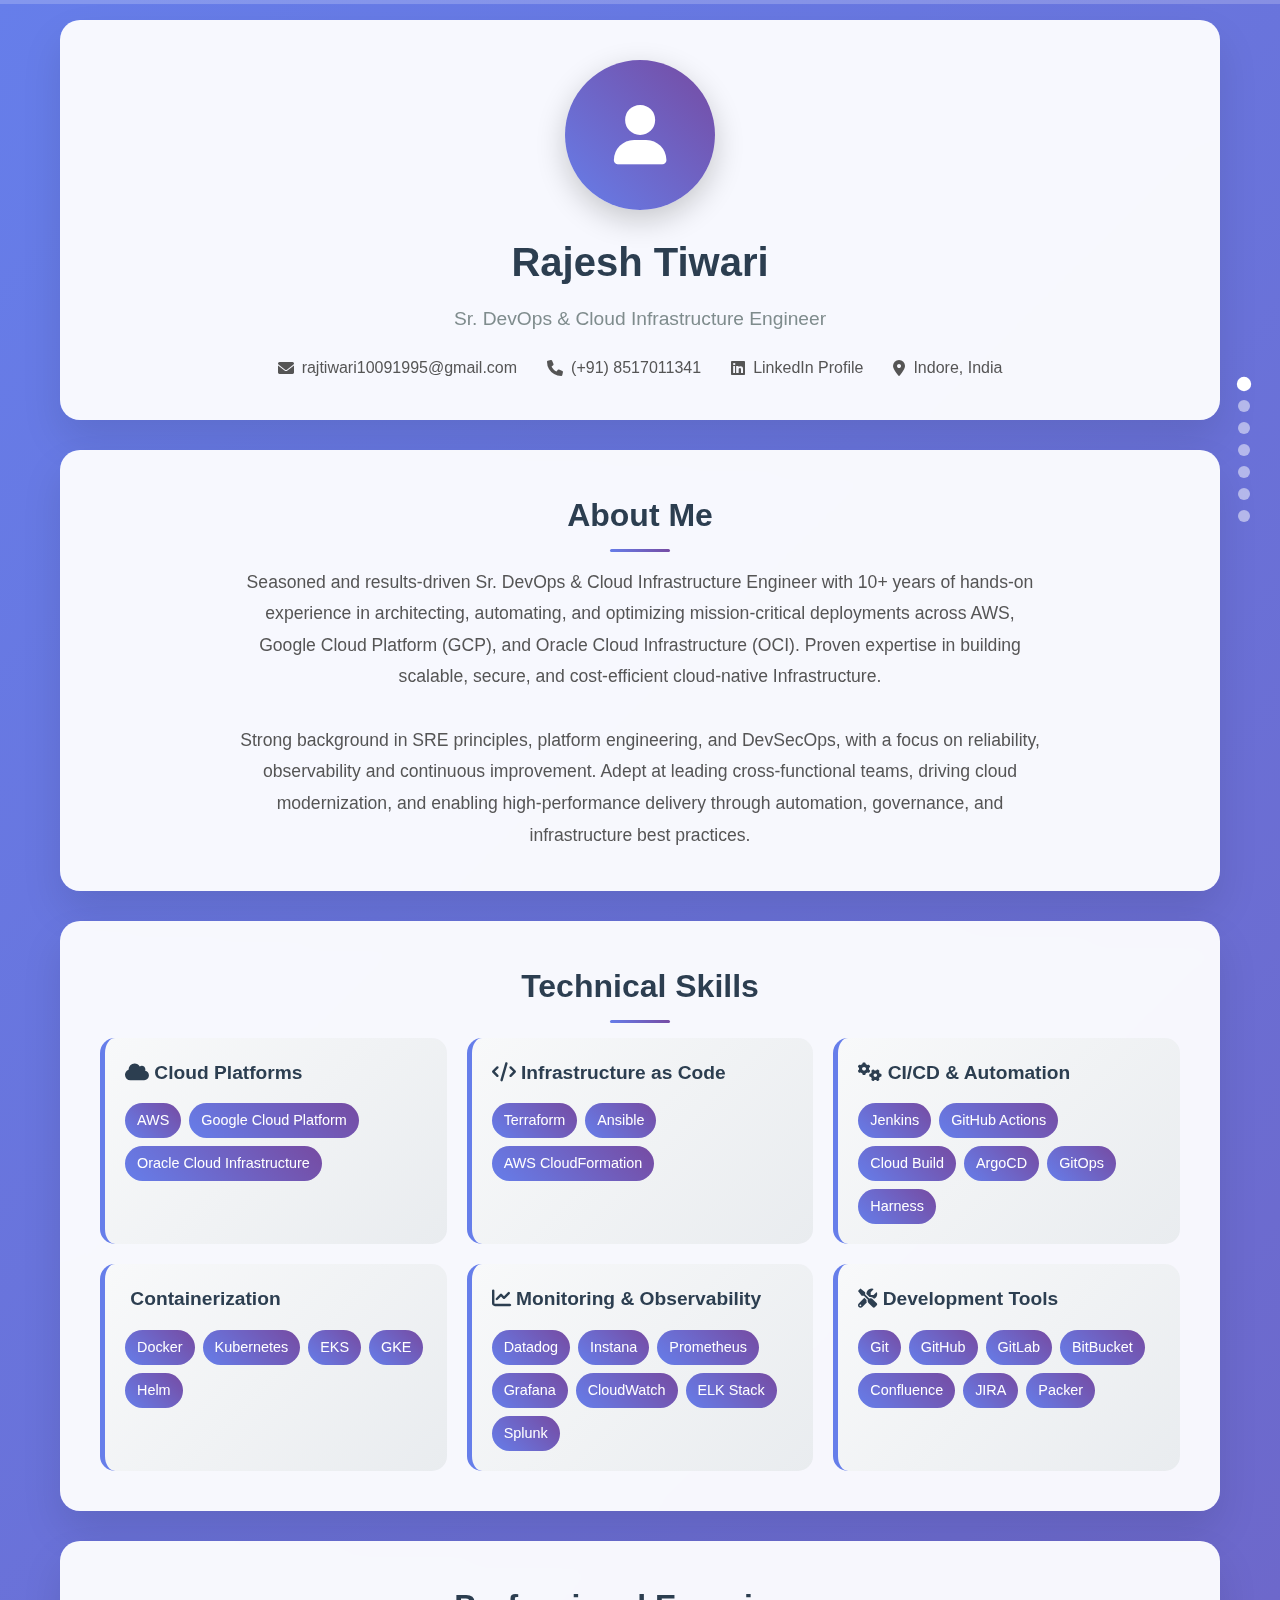
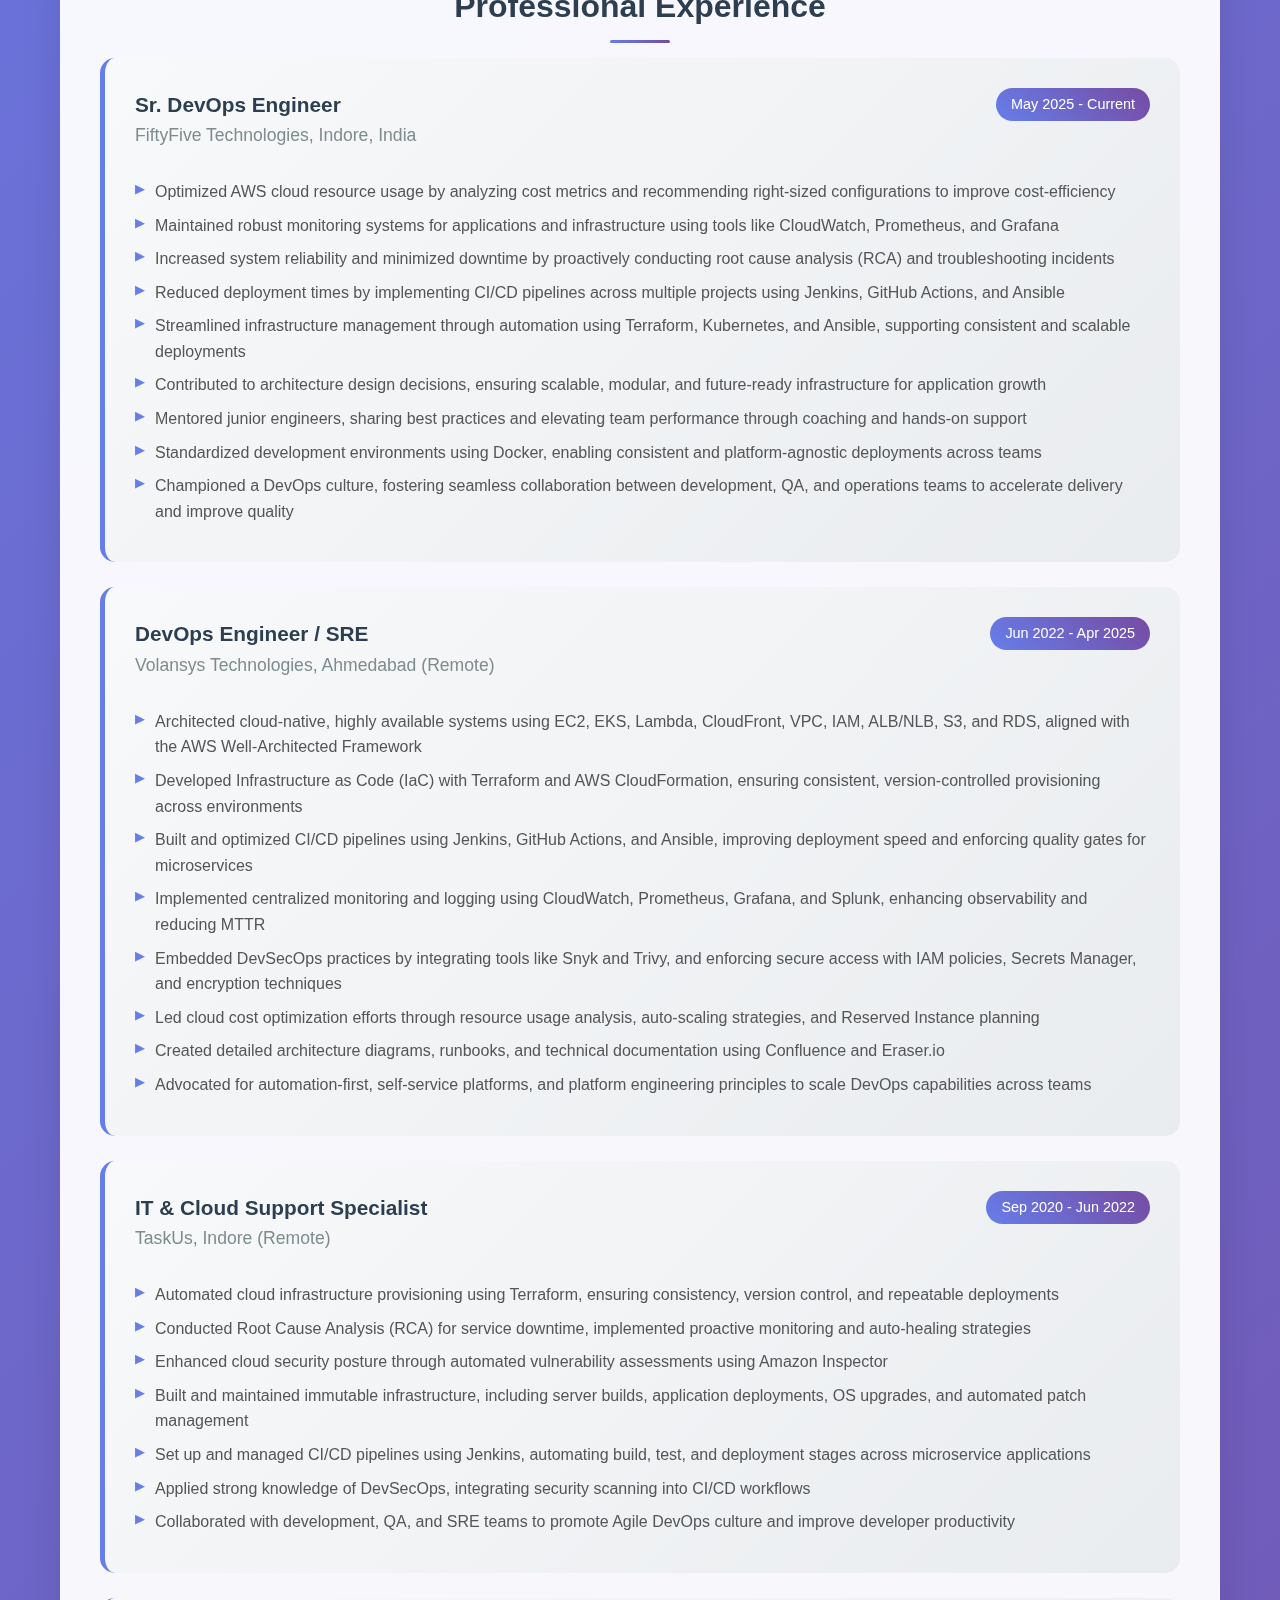
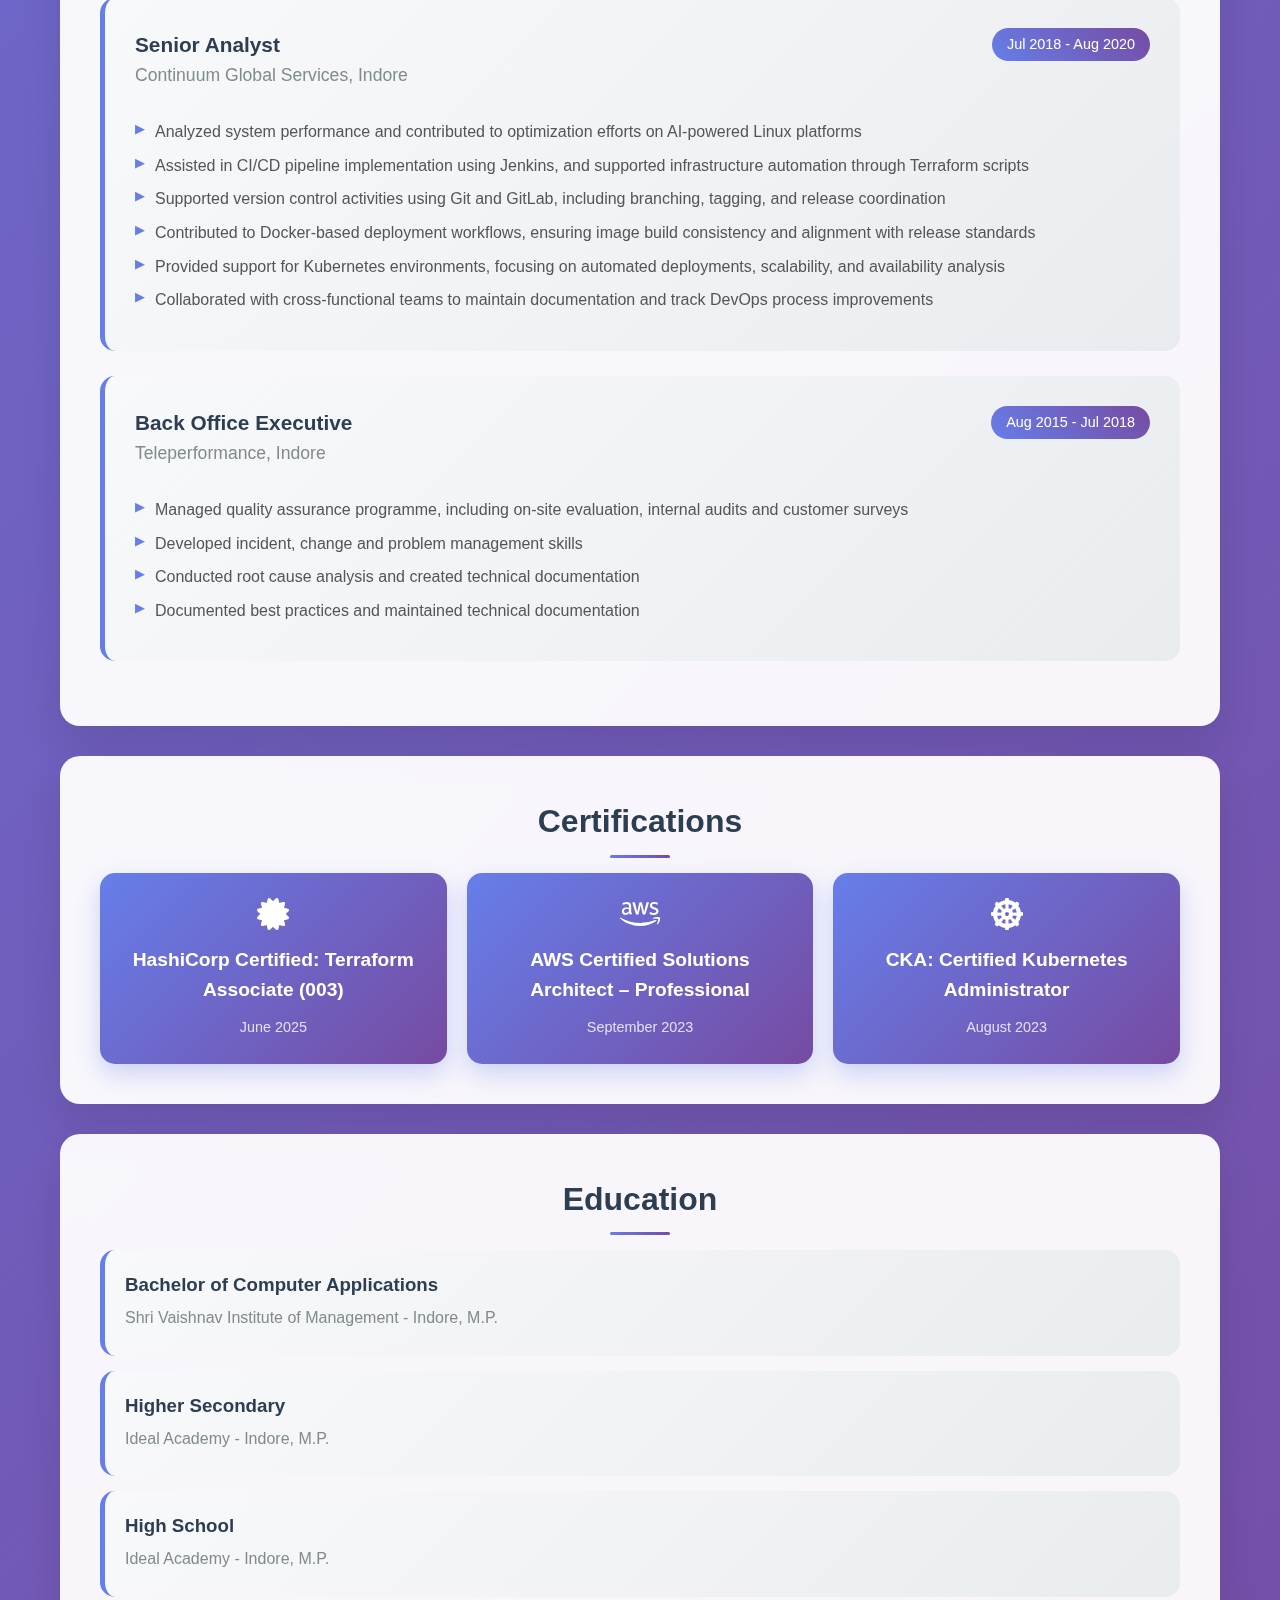
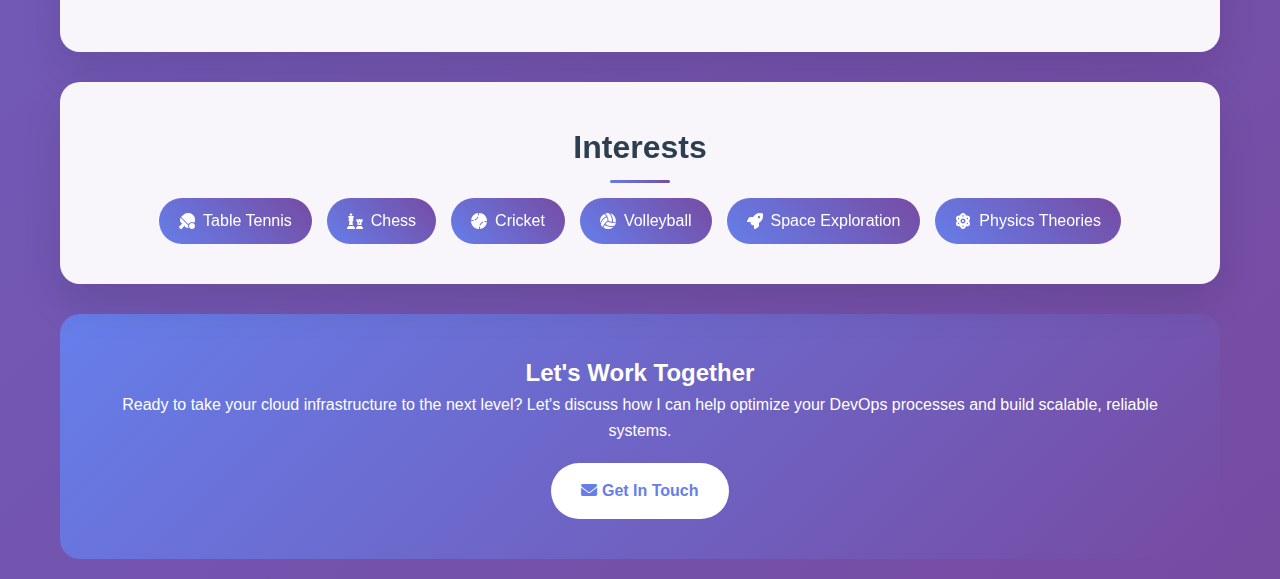
<file: rajesh_portfolio.html>
<!DOCTYPE html>
<html lang="en">
<head>
    <meta charset="UTF-8">
    <meta name="viewport" content="width=device-width, initial-scale=1.0">
    <title>Rajesh Tiwari - Sr. DevOps & Cloud Infrastructure Engineer</title>
    <link href="https://cdnjs.cloudflare.com/ajax/libs/font-awesome/6.0.0/css/all.min.css" rel="stylesheet">
    <style>
        * {
            margin: 0;
            padding: 0;
            box-sizing: border-box;
        }

        body {
            font-family: 'Segoe UI', Tahoma, Geneva, Verdana, sans-serif;
            line-height: 1.6;
            color: #333;
            background: linear-gradient(135deg, #667eea 0%, #764ba2 100%);
            min-height: 100vh;
        }

        .container {
            max-width: 1200px;
            margin: 0 auto;
            padding: 20px;
        }

        header {
            background: rgba(255, 255, 255, 0.95);
            backdrop-filter: blur(10px);
            border-radius: 20px;
            padding: 40px;
            text-align: center;
            box-shadow: 0 20px 40px rgba(0, 0, 0, 0.1);
            margin-bottom: 30px;
            animation: slideDown 0.8s ease-out;
        }

        @keyframes slideDown {
            from {
                opacity: 0;
                transform: translateY(-50px);
            }
            to {
                opacity: 1;
                transform: translateY(0);
            }
        }

        .profile-img {
            width: 150px;
            height: 150px;
            border-radius: 50%;
            background: linear-gradient(45deg, #667eea, #764ba2);
            display: flex;
            align-items: center;
            justify-content: center;
            margin: 0 auto 20px;
            font-size: 60px;
            color: white;
            box-shadow: 0 10px 30px rgba(0, 0, 0, 0.2);
        }

        h1 {
            color: #2c3e50;
            font-size: 2.5em;
            margin-bottom: 10px;
            font-weight: 700;
        }

        .subtitle {
            color: #7f8c8d;
            font-size: 1.2em;
            margin-bottom: 20px;
        }

        .contact-info {
            display: flex;
            justify-content: center;
            gap: 30px;
            flex-wrap: wrap;
            margin-top: 20px;
        }

        .contact-item {
            display: flex;
            align-items: center;
            gap: 8px;
            color: #555;
            text-decoration: none;
            transition: color 0.3s ease;
        }

        .contact-item:hover {
            color: #667eea;
        }

        .section {
            background: rgba(255, 255, 255, 0.95);
            backdrop-filter: blur(10px);
            border-radius: 20px;
            padding: 40px;
            margin-bottom: 30px;
            box-shadow: 0 20px 40px rgba(0, 0, 0, 0.1);
            animation: fadeInUp 0.8s ease-out;
        }

        @keyframes fadeInUp {
            from {
                opacity: 0;
                transform: translateY(50px);
            }
            to {
                opacity: 1;
                transform: translateY(0);
            }
        }

        .section h2 {
            color: #2c3e50;
            font-size: 2em;
            margin-bottom: 25px;
            text-align: center;
            position: relative;
        }

        .section h2::after {
            content: '';
            position: absolute;
            bottom: -10px;
            left: 50%;
            transform: translateX(-50%);
            width: 60px;
            height: 3px;
            background: linear-gradient(45deg, #667eea, #764ba2);
            border-radius: 2px;
        }

        .about-text {
            font-size: 1.1em;
            text-align: center;
            color: #555;
            max-width: 800px;
            margin: 0 auto;
            line-height: 1.8;
        }

        .skills-grid {
            display: grid;
            grid-template-columns: repeat(auto-fit, minmax(300px, 1fr));
            gap: 20px;
            margin-top: 20px;
        }

        .skill-category {
            background: linear-gradient(135deg, #f8f9fa 0%, #e9ecef 100%);
            padding: 20px;
            border-radius: 15px;
            border-left: 5px solid #667eea;
        }

        .skill-category h3 {
            color: #2c3e50;
            margin-bottom: 15px;
            font-size: 1.2em;
        }

        .skill-tags {
            display: flex;
            flex-wrap: wrap;
            gap: 8px;
        }

        .skill-tag {
            background: linear-gradient(45deg, #667eea, #764ba2);
            color: white;
            padding: 6px 12px;
            border-radius: 20px;
            font-size: 0.9em;
            font-weight: 500;
        }

        .experience-item {
            background: linear-gradient(135deg, #f8f9fa 0%, #e9ecef 100%);
            padding: 30px;
            border-radius: 15px;
            margin-bottom: 25px;
            border-left: 5px solid #667eea;
            transition: transform 0.3s ease, box-shadow 0.3s ease;
        }

        .experience-item:hover {
            transform: translateY(-5px);
            box-shadow: 0 15px 30px rgba(0, 0, 0, 0.1);
        }

        .job-header {
            display: flex;
            justify-content: space-between;
            align-items: flex-start;
            margin-bottom: 15px;
            flex-wrap: wrap;
            gap: 10px;
        }

        .job-title {
            color: #2c3e50;
            font-size: 1.3em;
            font-weight: 600;
        }

        .job-period {
            background: linear-gradient(45deg, #667eea, #764ba2);
            color: white;
            padding: 5px 15px;
            border-radius: 20px;
            font-size: 0.9em;
            font-weight: 500;
        }

        .company {
            color: #7f8c8d;
            font-size: 1.1em;
            margin-bottom: 15px;
        }

        .job-highlights {
            list-style: none;
        }

        .job-highlights li {
            margin-bottom: 8px;
            padding-left: 20px;
            position: relative;
            color: #555;
        }

        .job-highlights li::before {
            content: '▶';
            position: absolute;
            left: 0;
            color: #667eea;
            font-size: 0.8em;
        }

        .certifications-grid {
            display: grid;
            grid-template-columns: repeat(auto-fit, minmax(300px, 1fr));
            gap: 20px;
        }

        .cert-item {
            background: linear-gradient(135deg, #667eea 0%, #764ba2 100%);
            color: white;
            padding: 25px;
            border-radius: 15px;
            text-align: center;
            box-shadow: 0 10px 25px rgba(102, 126, 234, 0.3);
            transition: transform 0.3s ease;
        }

        .cert-item:hover {
            transform: translateY(-5px);
        }

        .cert-item h3 {
            font-size: 1.2em;
            margin-bottom: 10px;
        }

        .cert-date {
            opacity: 0.8;
            font-size: 0.9em;
        }

        .education-item {
            background: linear-gradient(135deg, #f8f9fa 0%, #e9ecef 100%);
            padding: 20px;
            border-radius: 15px;
            margin-bottom: 15px;
            border-left: 5px solid #667eea;
        }

        .education-item h3 {
            color: #2c3e50;
            margin-bottom: 5px;
        }

        .education-item p {
            color: #7f8c8d;
            margin-bottom: 5px;
        }

        .interests-list {
            display: flex;
            flex-wrap: wrap;
            gap: 15px;
            justify-content: center;
        }

        .interest-item {
            background: linear-gradient(45deg, #667eea, #764ba2);
            color: white;
            padding: 10px 20px;
            border-radius: 25px;
            font-weight: 500;
            display: flex;
            align-items: center;
            gap: 8px;
        }

        .cta-section {
            text-align: center;
            padding: 40px;
            background: linear-gradient(135deg, #667eea 0%, #764ba2 100%);
            color: white;
            border-radius: 20px;
            margin-top: 30px;
        }

        .cta-button {
            display: inline-block;
            background: white;
            color: #667eea;
            padding: 15px 30px;
            border-radius: 30px;
            text-decoration: none;
            font-weight: 600;
            margin-top: 20px;
            transition: transform 0.3s ease, box-shadow 0.3s ease;
        }

        .cta-button:hover {
            transform: translateY(-3px);
            box-shadow: 0 10px 25px rgba(0, 0, 0, 0.2);
        }

        @media (max-width: 768px) {
            .container {
                padding: 10px;
            }

            header, .section {
                padding: 20px;
            }

            h1 {
                font-size: 2em;
            }

            .contact-info {
                gap: 15px;
            }

            .job-header {
                flex-direction: column;
                align-items: flex-start;
            }

            .skills-grid, .certifications-grid {
                grid-template-columns: 1fr;
            }
        }

        .scroll-indicator {
            position: fixed;
            top: 0;
            left: 0;
            width: 100%;
            height: 4px;
            background: rgba(255, 255, 255, 0.2);
            z-index: 1000;
        }

        .scroll-progress {
            height: 100%;
            background: linear-gradient(45deg, #667eea, #764ba2);
            width: 0%;
            transition: width 0.1s ease;
        }

        .floating-nav {
            position: fixed;
            right: 30px;
            top: 50%;
            transform: translateY(-50%);
            display: flex;
            flex-direction: column;
            gap: 10px;
            z-index: 1000;
        }

        .nav-dot {
            width: 12px;
            height: 12px;
            border-radius: 50%;
            background: rgba(255, 255, 255, 0.5);
            cursor: pointer;
            transition: all 0.3s ease;
        }

        .nav-dot.active {
            background: white;
            transform: scale(1.2);
        }

        @media (max-width: 768px) {
            .floating-nav {
                display: none;
            }
        }
    </style>
</head>
<body>
    <div class="scroll-indicator">
        <div class="scroll-progress" id="scrollProgress"></div>
    </div>

    <div class="floating-nav" id="floatingNav">
        <div class="nav-dot active" data-section="header"></div>
        <div class="nav-dot" data-section="about"></div>
        <div class="nav-dot" data-section="skills"></div>
        <div class="nav-dot" data-section="experience"></div>
        <div class="nav-dot" data-section="certifications"></div>
        <div class="nav-dot" data-section="education"></div>
        <div class="nav-dot" data-section="interests"></div>
    </div>

    <div class="container">
        <header id="header">
            <div class="profile-img">
                <i class="fas fa-user"></i>
            </div>
            <h1>Rajesh Tiwari</h1>
            <div class="subtitle">Sr. DevOps & Cloud Infrastructure Engineer</div>
            <div class="contact-info">
                <a href="mailto:rajtiwari10091995@gmail.com" class="contact-item">
                    <i class="fas fa-envelope"></i>
                    rajtiwari10091995@gmail.com
                </a>
                <a href="tel:+918517011341" class="contact-item">
                    <i class="fas fa-phone"></i>
                    (+91) 8517011341
                </a>
                <a href="https://www.linkedin.com/in/rajesh-tiwari-43984b81" target="_blank" class="contact-item">
                    <i class="fab fa-linkedin"></i>
                    LinkedIn Profile
                </a>
                <div class="contact-item">
                    <i class="fas fa-map-marker-alt"></i>
                    Indore, India
                </div>
            </div>
        </header>

        <section class="section" id="about">
            <h2>About Me</h2>
            <div class="about-text">
                Seasoned and results-driven Sr. DevOps & Cloud Infrastructure Engineer with 10+ years of hands-on experience in architecting, automating, and optimizing mission-critical deployments across AWS, Google Cloud Platform (GCP), and Oracle Cloud Infrastructure (OCI). Proven expertise in building scalable, secure, and cost-efficient cloud-native Infrastructure.
                <br><br>
                Strong background in SRE principles, platform engineering, and DevSecOps, with a focus on reliability, observability and continuous improvement. Adept at leading cross-functional teams, driving cloud modernization, and enabling high-performance delivery through automation, governance, and infrastructure best practices.
            </div>
        </section>

        <section class="section" id="skills">
            <h2>Technical Skills</h2>
            <div class="skills-grid">
                <div class="skill-category">
                    <h3><i class="fas fa-cloud"></i> Cloud Platforms</h3>
                    <div class="skill-tags">
                        <span class="skill-tag">AWS</span>
                        <span class="skill-tag">Google Cloud Platform</span>
                        <span class="skill-tag">Oracle Cloud Infrastructure</span>
                    </div>
                </div>
                <div class="skill-category">
                    <h3><i class="fas fa-code"></i> Infrastructure as Code</h3>
                    <div class="skill-tags">
                        <span class="skill-tag">Terraform</span>
                        <span class="skill-tag">Ansible</span>
                        <span class="skill-tag">AWS CloudFormation</span>
                    </div>
                </div>
                <div class="skill-category">
                    <h3><i class="fas fa-cogs"></i> CI/CD & Automation</h3>
                    <div class="skill-tags">
                        <span class="skill-tag">Jenkins</span>
                        <span class="skill-tag">GitHub Actions</span>
                        <span class="skill-tag">Cloud Build</span>
                        <span class="skill-tag">ArgoCD</span>
                        <span class="skill-tag">GitOps</span>
                        <span class="skill-tag">Harness</span>
                    </div>
                </div>
                <div class="skill-category">
                    <h3><i class="fas fa-container-storage"></i> Containerization</h3>
                    <div class="skill-tags">
                        <span class="skill-tag">Docker</span>
                        <span class="skill-tag">Kubernetes</span>
                        <span class="skill-tag">EKS</span>
                        <span class="skill-tag">GKE</span>
                        <span class="skill-tag">Helm</span>
                    </div>
                </div>
                <div class="skill-category">
                    <h3><i class="fas fa-chart-line"></i> Monitoring & Observability</h3>
                    <div class="skill-tags">
                        <span class="skill-tag">Datadog</span>
                        <span class="skill-tag">Instana</span>
                        <span class="skill-tag">Prometheus</span>
                        <span class="skill-tag">Grafana</span>
                        <span class="skill-tag">CloudWatch</span>
                        <span class="skill-tag">ELK Stack</span>
                        <span class="skill-tag">Splunk</span>
                    </div>
                </div>
                <div class="skill-category">
                    <h3><i class="fas fa-tools"></i> Development Tools</h3>
                    <div class="skill-tags">
                        <span class="skill-tag">Git</span>
                        <span class="skill-tag">GitHub</span>
                        <span class="skill-tag">GitLab</span>
                        <span class="skill-tag">BitBucket</span>
                        <span class="skill-tag">Confluence</span>
                        <span class="skill-tag">JIRA</span>
                        <span class="skill-tag">Packer</span>
                    </div>
                </div>
            </div>
        </section>

        <section class="section" id="experience">
            <h2>Professional Experience</h2>
            
            <div class="experience-item">
                <div class="job-header">
                    <div>
                        <div class="job-title">Sr. DevOps Engineer</div>
                        <div class="company">FiftyFive Technologies, Indore, India</div>
                    </div>
                    <div class="job-period">May 2025 - Current</div>
                </div>
                <ul class="job-highlights">
                    <li>Optimized AWS cloud resource usage by analyzing cost metrics and recommending right-sized configurations to improve cost-efficiency</li>
                    <li>Maintained robust monitoring systems for applications and infrastructure using tools like CloudWatch, Prometheus, and Grafana</li>
                    <li>Increased system reliability and minimized downtime by proactively conducting root cause analysis (RCA) and troubleshooting incidents</li>
                    <li>Reduced deployment times by implementing CI/CD pipelines across multiple projects using Jenkins, GitHub Actions, and Ansible</li>
                    <li>Streamlined infrastructure management through automation using Terraform, Kubernetes, and Ansible, supporting consistent and scalable deployments</li>
                    <li>Contributed to architecture design decisions, ensuring scalable, modular, and future-ready infrastructure for application growth</li>
                    <li>Mentored junior engineers, sharing best practices and elevating team performance through coaching and hands-on support</li>
                    <li>Standardized development environments using Docker, enabling consistent and platform-agnostic deployments across teams</li>
                    <li>Championed a DevOps culture, fostering seamless collaboration between development, QA, and operations teams to accelerate delivery and improve quality</li>
                </ul>
            </div>

            <div class="experience-item">
                <div class="job-header">
                    <div>
                        <div class="job-title">DevOps Engineer / SRE</div>
                        <div class="company">Volansys Technologies, Ahmedabad (Remote)</div>
                    </div>
                    <div class="job-period">Jun 2022 - Apr 2025</div>
                </div>
                <ul class="job-highlights">
                    <li>Architected cloud-native, highly available systems using EC2, EKS, Lambda, CloudFront, VPC, IAM, ALB/NLB, S3, and RDS, aligned with the AWS Well-Architected Framework</li>
                    <li>Developed Infrastructure as Code (IaC) with Terraform and AWS CloudFormation, ensuring consistent, version-controlled provisioning across environments</li>
                    <li>Built and optimized CI/CD pipelines using Jenkins, GitHub Actions, and Ansible, improving deployment speed and enforcing quality gates for microservices</li>
                    <li>Implemented centralized monitoring and logging using CloudWatch, Prometheus, Grafana, and Splunk, enhancing observability and reducing MTTR</li>
                    <li>Embedded DevSecOps practices by integrating tools like Snyk and Trivy, and enforcing secure access with IAM policies, Secrets Manager, and encryption techniques</li>
                    <li>Led cloud cost optimization efforts through resource usage analysis, auto-scaling strategies, and Reserved Instance planning</li>
                    <li>Created detailed architecture diagrams, runbooks, and technical documentation using Confluence and Eraser.io</li>
                    <li>Advocated for automation-first, self-service platforms, and platform engineering principles to scale DevOps capabilities across teams</li>
                </ul>
            </div>

            <div class="experience-item">
                <div class="job-header">
                    <div>
                        <div class="job-title">IT & Cloud Support Specialist</div>
                        <div class="company">TaskUs, Indore (Remote)</div>
                    </div>
                    <div class="job-period">Sep 2020 - Jun 2022</div>
                </div>
                <ul class="job-highlights">
                    <li>Automated cloud infrastructure provisioning using Terraform, ensuring consistency, version control, and repeatable deployments</li>
                    <li>Conducted Root Cause Analysis (RCA) for service downtime, implemented proactive monitoring and auto-healing strategies</li>
                    <li>Enhanced cloud security posture through automated vulnerability assessments using Amazon Inspector</li>
                    <li>Built and maintained immutable infrastructure, including server builds, application deployments, OS upgrades, and automated patch management</li>
                    <li>Set up and managed CI/CD pipelines using Jenkins, automating build, test, and deployment stages across microservice applications</li>
                    <li>Applied strong knowledge of DevSecOps, integrating security scanning into CI/CD workflows</li>
                    <li>Collaborated with development, QA, and SRE teams to promote Agile DevOps culture and improve developer productivity</li>
                </ul>
            </div>

            <div class="experience-item">
                <div class="job-header">
                    <div>
                        <div class="job-title">Senior Analyst</div>
                        <div class="company">Continuum Global Services, Indore</div>
                    </div>
                    <div class="job-period">Jul 2018 - Aug 2020</div>
                </div>
                <ul class="job-highlights">
                    <li>Analyzed system performance and contributed to optimization efforts on AI-powered Linux platforms</li>
                    <li>Assisted in CI/CD pipeline implementation using Jenkins, and supported infrastructure automation through Terraform scripts</li>
                    <li>Supported version control activities using Git and GitLab, including branching, tagging, and release coordination</li>
                    <li>Contributed to Docker-based deployment workflows, ensuring image build consistency and alignment with release standards</li>
                    <li>Provided support for Kubernetes environments, focusing on automated deployments, scalability, and availability analysis</li>
                    <li>Collaborated with cross-functional teams to maintain documentation and track DevOps process improvements</li>
                </ul>
            </div>

            <div class="experience-item">
                <div class="job-header">
                    <div>
                        <div class="job-title">Back Office Executive</div>
                        <div class="company">Teleperformance, Indore</div>
                    </div>
                    <div class="job-period">Aug 2015 - Jul 2018</div>
                </div>
                <ul class="job-highlights">
                    <li>Managed quality assurance programme, including on-site evaluation, internal audits and customer surveys</li>
                    <li>Developed incident, change and problem management skills</li>
                    <li>Conducted root cause analysis and created technical documentation</li>
                    <li>Documented best practices and maintained technical documentation</li>
                </ul>
            </div>
        </section>

        <section class="section" id="certifications">
            <h2>Certifications</h2>
            <div class="certifications-grid">
                <div class="cert-item">
                    <i class="fas fa-certificate" style="font-size: 2em; margin-bottom: 15px;"></i>
                    <h3>HashiCorp Certified: Terraform Associate (003)</h3>
                    <div class="cert-date">June 2025</div>
                </div>
                <div class="cert-item">
                    <i class="fab fa-aws" style="font-size: 2em; margin-bottom: 15px;"></i>
                    <h3>AWS Certified Solutions Architect – Professional</h3>
                    <div class="cert-date">September 2023</div>
                </div>
                <div class="cert-item">
                    <i class="fas fa-dharmachakra" style="font-size: 2em; margin-bottom: 15px;"></i>
                    <h3>CKA: Certified Kubernetes Administrator</h3>
                    <div class="cert-date">August 2023</div>
                </div>
            </div>
        </section>

        <section class="section" id="education">
            <h2>Education</h2>
            <div class="education-item">
                <h3>Bachelor of Computer Applications</h3>
                <p>Shri Vaishnav Institute of Management - Indore, M.P.</p>
            </div>
            <div class="education-item">
                <h3>Higher Secondary</h3>
                <p>Ideal Academy - Indore, M.P.</p>
            </div>
            <div class="education-item">
                <h3>High School</h3>
                <p>Ideal Academy - Indore, M.P.</p>
            </div>
        </section>

        <section class="section" id="interests">
            <h2>Interests</h2>
            <div class="interests-list">
                <div class="interest-item">
                    <i class="fas fa-table-tennis"></i>
                    Table Tennis
                </div>
                <div class="interest-item">
                    <i class="fas fa-chess"></i>
                    Chess
                </div>
                <div class="interest-item">
                    <i class="fas fa-baseball-ball"></i>
                    Cricket
                </div>
                <div class="interest-item">
                    <i class="fas fa-volleyball-ball"></i>
                    Volleyball
                </div>
                <div class="interest-item">
                    <i class="fas fa-rocket"></i>
                    Space Exploration
                </div>
                <div class="interest-item">
                    <i class="fas fa-atom"></i>
                    Physics Theories
                </div>
            </div>
        </section>

        <div class="cta-section">
            <h2>Let's Work Together</h2>
            <p>Ready to take your cloud infrastructure to the next level? Let's discuss how I can help optimize your DevOps processes and build scalable, reliable systems.</p>
            <a href="mailto:rajtiwari10091995@gmail.com" class="cta-button">
                <i class="fas fa-envelope"></i> Get In Touch
            </a>
        </div>
    </div>

    <script>
        // Scroll progress indicator
        window.addEventListener('scroll', () => {
            const scrollTop = document.documentElement.scrollTop;
            const scrollHeight = document.documentElement.scrollHeight - document.documentElement.clientHeight;
            const scrollPercent = (scrollTop / scrollHeight) * 100;
            document.getElementById('scrollProgress').style.width = scrollPercent + '%';
        });

        // Floating navigation
        const sections = document.querySelectorAll('section, header');
        const navDots = document.querySelectorAll('.nav-dot');

        function updateActiveNav() {
            let current = '';
            sections.forEach(section => {
                const sectionTop = section.offsetTop;
                const sectionHeight = section.clientHeight;
                if (scrollY >= (sectionTop - 200)) {
                    current = section.getAttribute('id');
                }
            });

            navDots.forEach(dot => {
                dot.classList.remove('active');
                if (dot.getAttribute('data-section') === current) {
                    dot.classList.add('active');
                }
            });
        }

        window.addEventListener('scroll', updateActiveNav);

        // Smooth scroll for navigation dots
        navDots.forEach(dot => {
            dot.addEventListener('click', () => {
                const sectionId = dot.getAttribute('data-section');
                const section = document.getElementById(sectionId);
                section.scrollIntoView({ behavior: 'smooth' });
            });
        });

        // Animation on scroll
        const observerOptions = {
            threshold: 0.1,
            rootMargin: '0px 0px -50px 0px'
        };

        const observer = new IntersectionObserver(entries => {
            entries.forEach(entry => {
                if (entry.isIntersecting) {
                    entry.target.style.opacity = '1';
                    entry.target.style.transform = 'translateY(0)';
                }
            });
        }, observerOptions);

        // Observe all sections
        sections.forEach(section => {
            section.style.opacity = '0';
            section.style.transform = 'translateY(50px)';
            section.style.transition = 'opacity 0.8s ease, transform 0.8s ease';
            observer.observe(section);
        });

        // Add some interactive elements
        document.querySelectorAll('.skill-tag').forEach(tag => {
            tag.addEventListener('mouseenter', function() {
                this.style.transform = 'scale(1.1)';
                this.style.transition = 'transform
</file>
